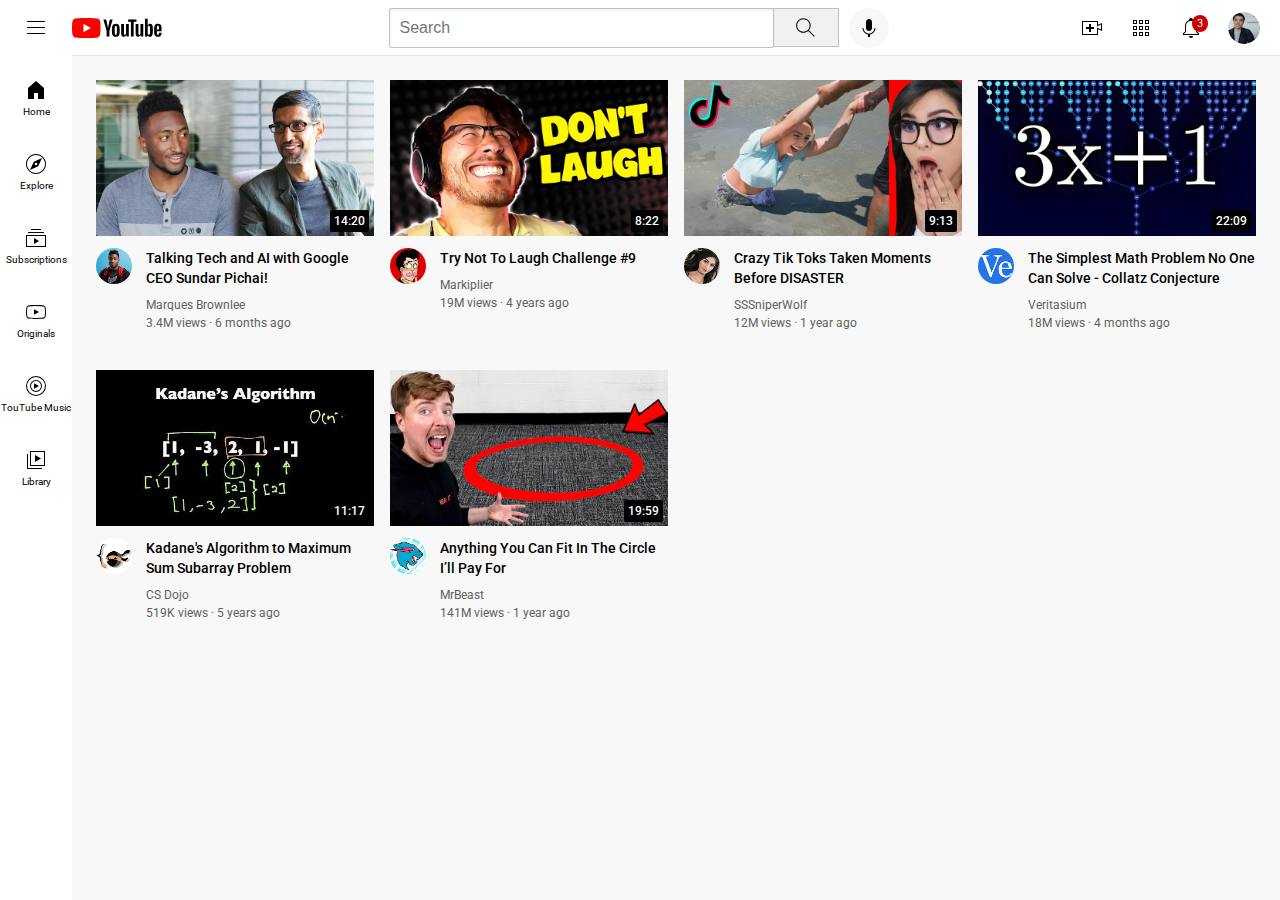
<file: index.html>
<!DOCTYPE html>
<html>
  <head>
    <title>YouTube.com Clone</title>

    <link rel="preconnect" href="https://fonts.googleapis.com">
    <link rel="preconnect" href="https://fonts.gstatic.com" crossorigin>
    <link href="https://fonts.googleapis.com/css2?family=Roboto:ital,wght@0,100..900;1,100..900&display=swap" rel="stylesheet">
    <link rel="stylesheet" href="styles/general.css">
    <link rel="stylesheet" href="styles/header.css">
    <link rel="stylesheet" href="styles/video.css">
    <link rel="stylesheet" href="styles/sidebar.css">
    
  </head>

  <!-- comment -->

  <body>
    <div class="header">
      <div class="left-section">
       <img 
       class="hamburger-menu"
       src="icon/hamburger-menu.svg">
       <img 
       class="youtube-logo"
       src="icon/youtube-logo.svg">
      </div>
      <div class="middle-section">
        <input class="search-bar" type="text" placeholder="Search">
        <button class="search-button">
          <img class="search-icon" src="icon/search.svg">
          <div class="tooltip">Search</div>
        </button>
        <button class="voice-search-button">
          <img class="voice-search-icon" src="icon/voice-search-icon.svg">
          <div class="tooltip">Search with your voice</div>
        </button>
      </div>
      <div class="right-section">
        <div class="upload-icon-container">
          <img class="upload-icon" src="icon/upload.svg">
          <div class="tooltip">Create</div>
        </div>
        <div class="apps-container">
          <img class="youtube-apps-icon" src="icon/youtube-apps.svg">
          <div class="tooltip">YouTube apps</div>
        </div>
        <div class="notification-icon-container">
          <img class="notification-icon" src="icon/notifications.svg">
          <div class="notifications-count">3</div>
          <div class="tooltip">Notifications</div>
        </div>
        <img class="current-user-picture" src="channel-pictures/my-channel.jpeg">
      </div>
    </div>

    <div class="sidebar">
      <div class="sidebar-link">
        <img src="icon/home.svg">
        <div>Home</div>
      </div>
      <div class="sidebar-link">
        <img src="icon/explore.svg">
        <div>Explore</div>
      </div>
      <div class="sidebar-link">
        <img src="icon/subscriptions.svg">
        <div>Subscriptions</div>
      </div>
      <div class="sidebar-link">
        <img src="icon/originals.svg">
        <div>Originals</div>
      </div>
      <div class="sidebar-link">
        <img src="icon/youtube-music.svg">
        <div>TouTube Music</div>
      </div>
      <div class="sidebar-link">
        <img src="icon/library.svg">
        <div>Library</div>
      </div>
    </div>

    <div class="video-grid">
      <div class="video-preview">
        <div class="thumbnail-row">
          <img class="thumbnail" src="thumbnails/thumbnail-1.webp">
          <div class="video-time">14:20</div>
        </div>
        <div class="video-info-grid">
          <div class="channel-pictures">
            <img class="profile-picture" src="channel-pictures/channel-1.jpeg">
          </div>
          <div class="video-info">
            <p class="video-title">
              Talking Tech and AI with Google CEO Sundar Pichai!
            </p>
            <p class="video-author">
              Marques Brownlee
            </p>
            <p class="video-stats">
              3.4M views &#183; 6 months ago
            </p>
          </div>
        </div>
      </div>
  
      <div class="video-preview">
        <div class="thumbnail-row">
          <img class="thumbnail" src="thumbnails/thumbnail-2.webp">
          <div class="video-time">8:22</div>
        </div>
        <div class="video-info-grid">
          <div class="channel-pictures">
            <img class="profile-picture" src="channel-pictures/channel-2.jpeg">
          </div>
          <div class="video-info">
            <p class="video-title">
              Try Not To Laugh Challenge #9
            </p>
            <p class="video-author">
              Markiplier
            </p>
            <p class="video-stats">
              19M views &#183; 4 years ago
            </p>
          </div>
        </div>
      </div>
  
      <div class="video-preview">
        <div class="thumbnail-row">
          <img class="thumbnail" src="thumbnails/thumbnail-3.webp">
          <div class="video-time">9:13</div>
        </div>
        <div class="video-info-grid">
          <div class="channel-pictures">
            <img class="profile-picture" src="channel-pictures/channel-3.jpeg">
          </div>
          <div class="video-info">
            <p class="video-title">
              Crazy Tik Toks Taken Moments Before DISASTER
            </p>
            <p class="video-author">
              SSSniperWolf
            </p>
            <p class="video-stats">
              12M views &#183; 1 year ago
            </p>
          </div>
        </div>
      </div>
  
      <div class="video-preview">
        <div class="thumbnail-row">
          <img class="thumbnail" src="thumbnails/thumbnail-4.webp">
          <div class="video-time">22:09</div>
        </div>
        <div class="video-info-grid">
          <div class="channel-pictures">
            <img class="profile-picture" src="channel-pictures/channel-4.jpeg">
          </div>
          <div class="video-info">
            <p class="video-title">
              The Simplest Math Problem No One Can Solve - Collatz Conjecture
            </p>
            <p class="video-author">
              Veritasium
            </p>
            <p class="video-stats">
              18M views &#183; 4 months ago
            </p>
          </div>
        </div>
      </div>
  
      <div class="video-preview">
        <div class="thumbnail-row">
          <img class="thumbnail" src="thumbnails/thumbnail-5.webp">
          <div class="video-time">11:17</div>
        </div>
        <div class="video-info-grid">
          <div class="channel-pictures">
            <img class="profile-picture" src="channel-pictures/channel-5.jpeg">
          </div>
          <div class="video-info">
            <p class="video-title">
              Kadane's Algorithm to Maximum Sum Subarray Problem
            </p>
            <p class="video-author">
              CS Dojo
            </p>
            <p class="video-stats">
              519K views &#183; 5 years ago
            </p>
          </div>
        </div>
      </div>
  
      <div class="video-preview">
        <div class="thumbnail-row">
          <img class="thumbnail" src="thumbnails/thumbnail-6.webp">
          <div class="video-time">19:59</div>
        </div>
        <div class="video-info-grid">
          <div class="channel-pictures">
            <img class="profile-picture" src="channel-pictures/channel-6.jpeg">
          </div>
          <div class="video-info">
            <p class="video-title">
              Anything You Can Fit In The Circle I’ll Pay For
            </p>
            <p class="video-author">
              MrBeast
            </p>
            <p class="video-stats">
              141M views &#183; 1 year ago
            </p>
          </div>
        </div>
      </div>
    </div>
  </body>
</html>
</file>
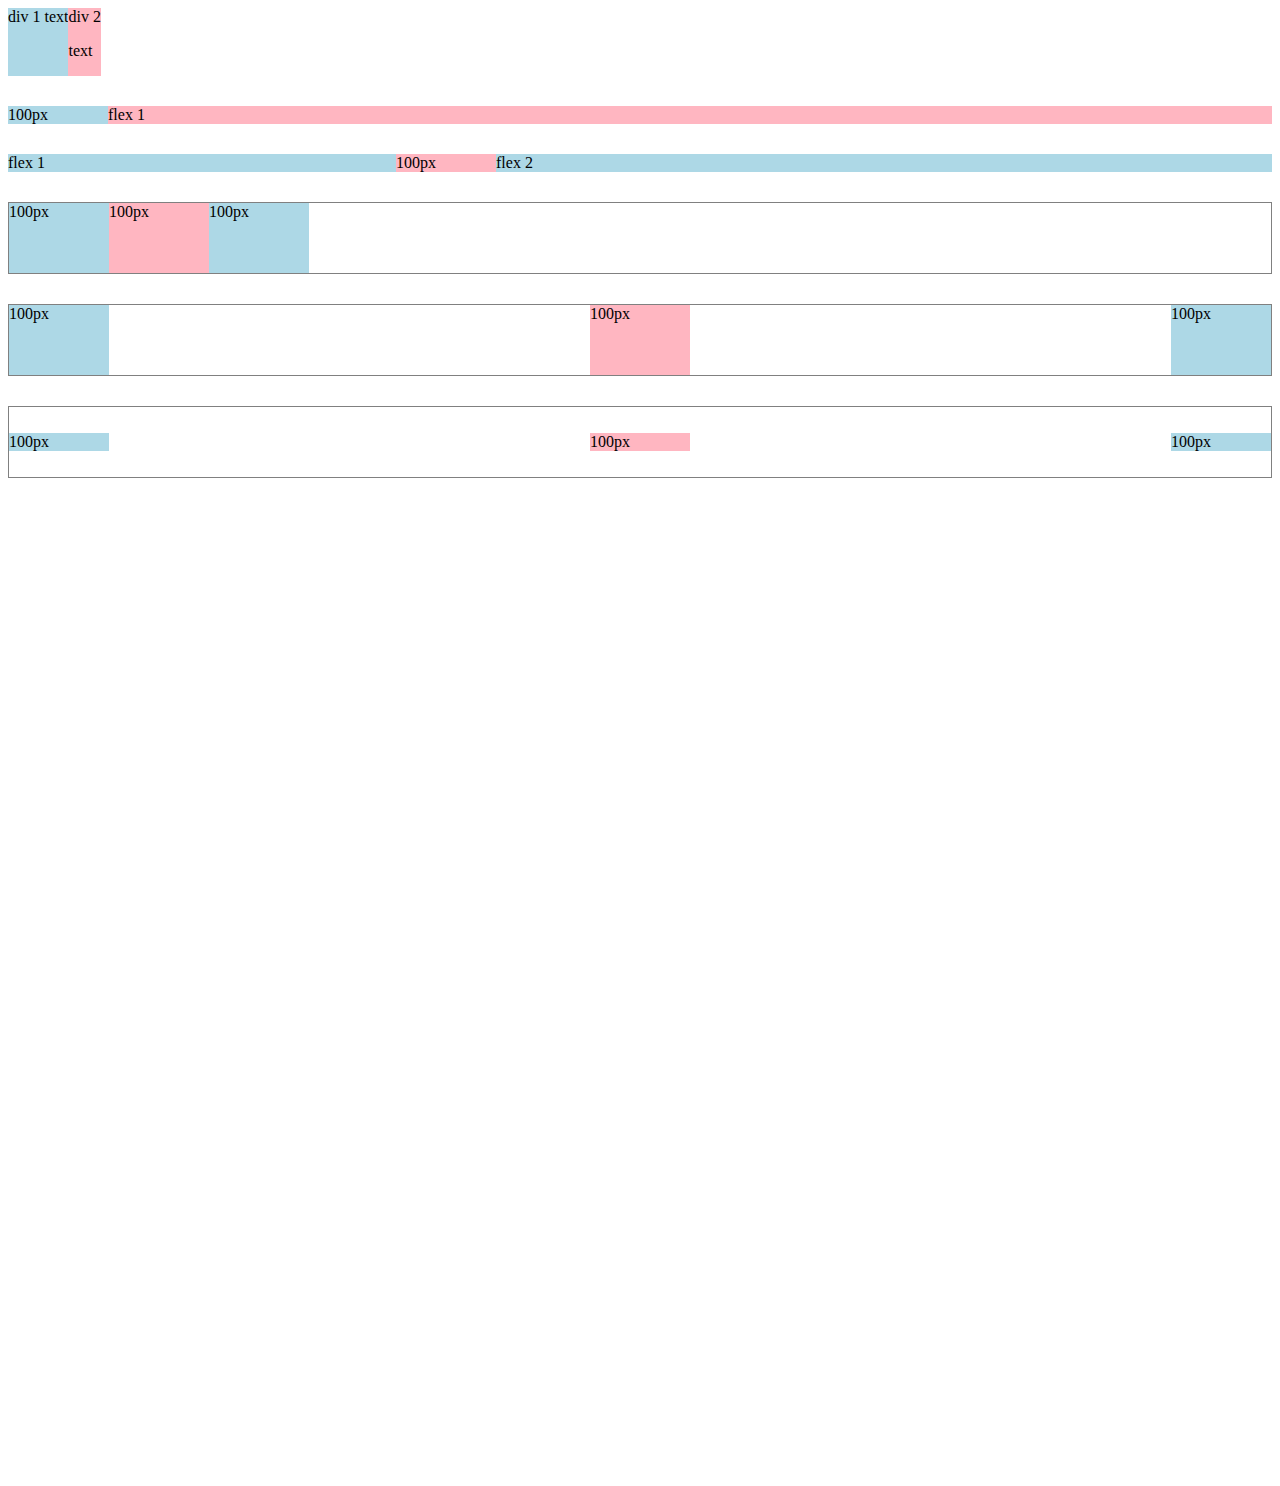
<file: flexbox.html>
<!DOCTYPE html>
<html>
  <head>
    <title>flexbox practice</title>
  </head>
  <body style="padding-bottom: 1000px;">
    <div style="
      display: flex;
      flex-direction: row;
    ">
      <div style="background-color: lightblue;">div 1 text</div>
      <div style="background-color: lightpink;">div 2 <p>text</p></div>
    </div>

    <div style="
      margin-top: 30px;
      display: flex;
      flex-direction: row;
    ">
      <div style="
        background-color: lightblue;
        width: 100px;
      ">100px</div>
      <div style="
        background-color: lightpink;
        flex: 1;
      ">flex 1</div>
    </div>

    <div style="
      margin-top: 30px;
      display: flex;
      flex-direction: row;
    ">
      <div style="
        background-color: lightblue;
        flex: 1;
      ">flex 1</div>
      <div style="
        background-color: lightpink;
        width: 100px;
      ">100px</div>
      <div style="
        background-color: lightblue;
        flex: 2;
      ">flex 2</div>
    </div>

    <div style="
      margin-top: 30px;
      height: 70px;
      border-width: 1px;
      border-style: solid;
      border-color: grey;
      display: flex;
      flex-direction: row;
      justify-content: start;
    ">
      <div style="
        background-color: lightblue;
        width: 100px;
      ">100px</div>
      <div style="
        background-color: lightpink;
        width: 100px;
      ">100px</div>
      <div style="
        background-color: lightblue;
        width: 100px;
      ">100px</div>
    </div>

    <div style="
      margin-top: 30px;
      height: 70px;
      border-width: 1px;
      border-style: solid;
      border-color: grey;
      display: flex;
      flex-direction: row;
      justify-content: space-between;
    ">
      <div style="
        background-color: lightblue;
        width: 100px;
      ">100px</div>
      <div style="
        background-color: lightpink;
        width: 100px;
      ">100px</div>
      <div style="
        background-color: lightblue;
        width: 100px;
      ">100px</div>
    </div>

    <div style="
      margin-top: 30px;
      height: 70px;
      border-width: 1px;
      border-style: solid;
      border-color: grey;
      display: flex;
      flex-direction: row;
      justify-content: space-between;
      align-items: center;
    ">
      <div style="
        background-color: lightblue;
        width: 100px;
      ">100px</div>
      <div style="
        background-color: lightpink;
        width: 100px;
      ">100px</div>
      <div style="
        background-color: lightblue;
        width: 100px;
      ">100px</div>
    </div>
  </body>
</html>
</file>
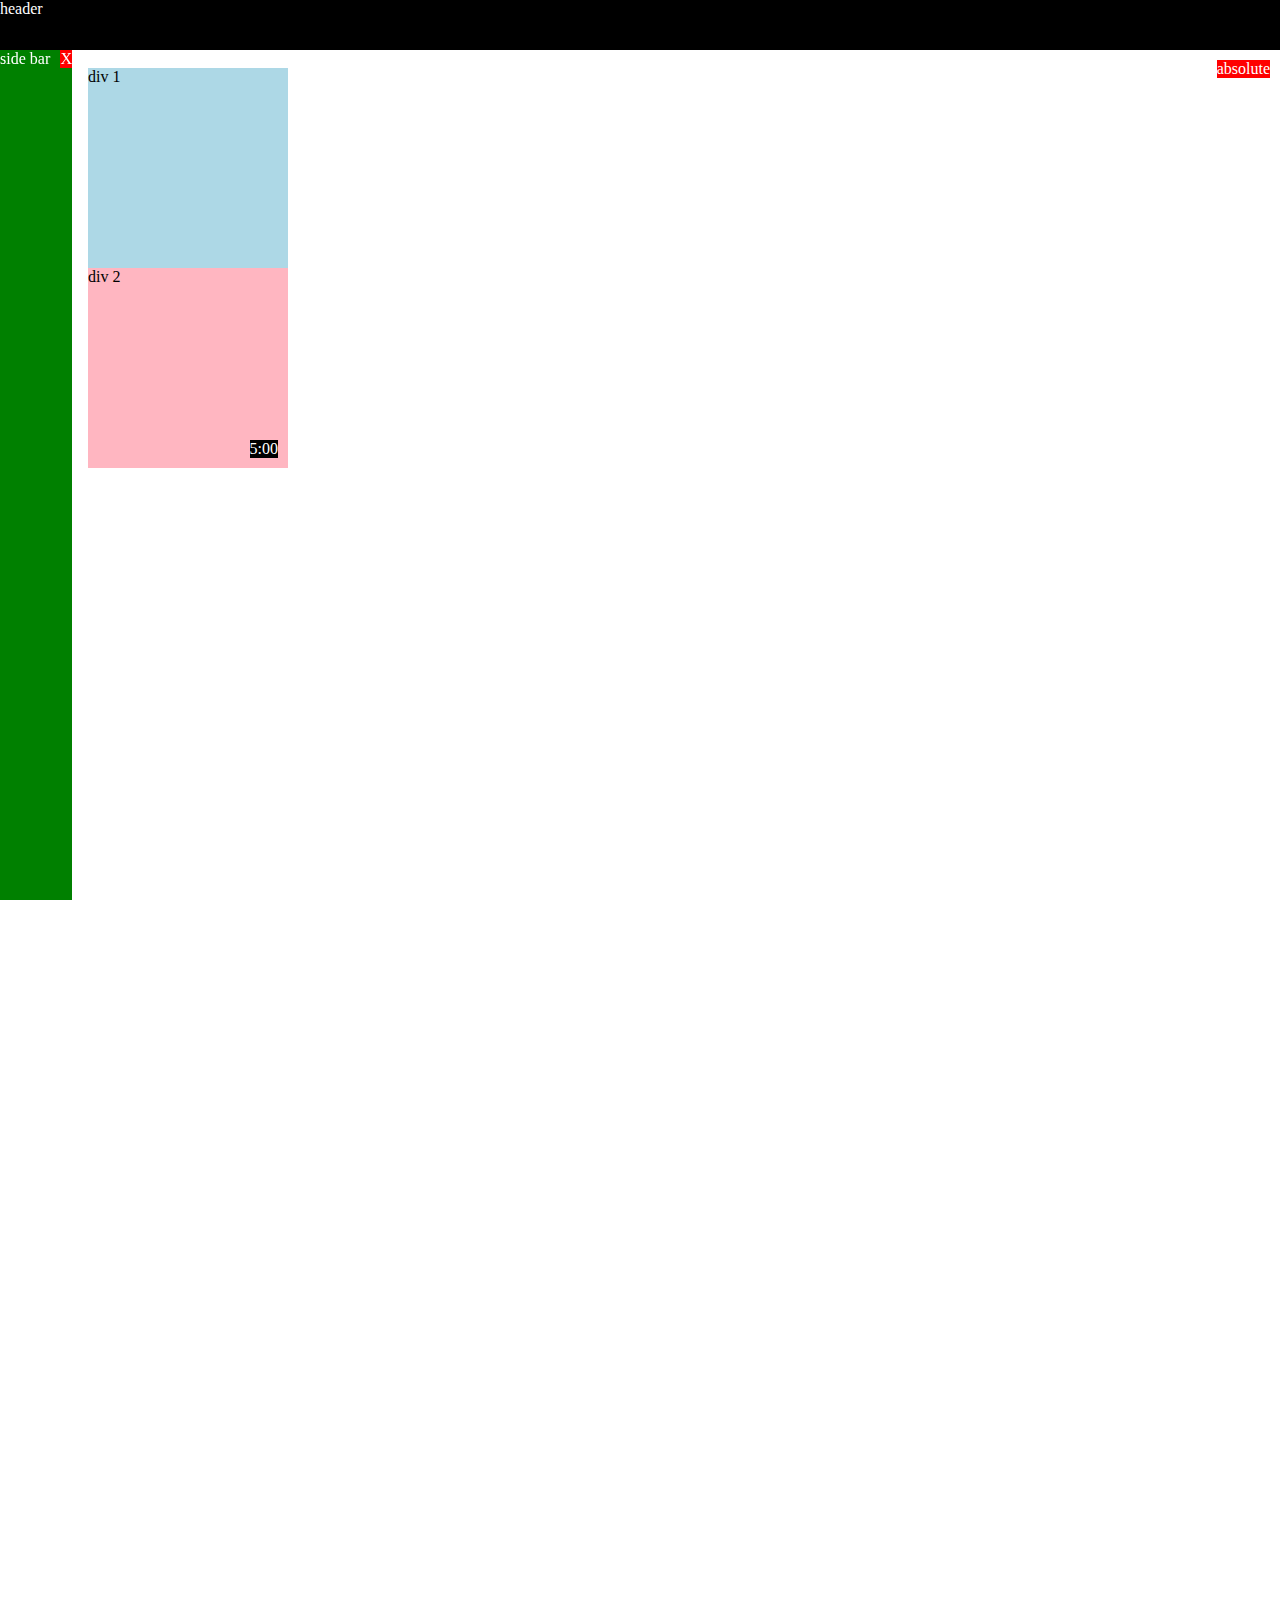
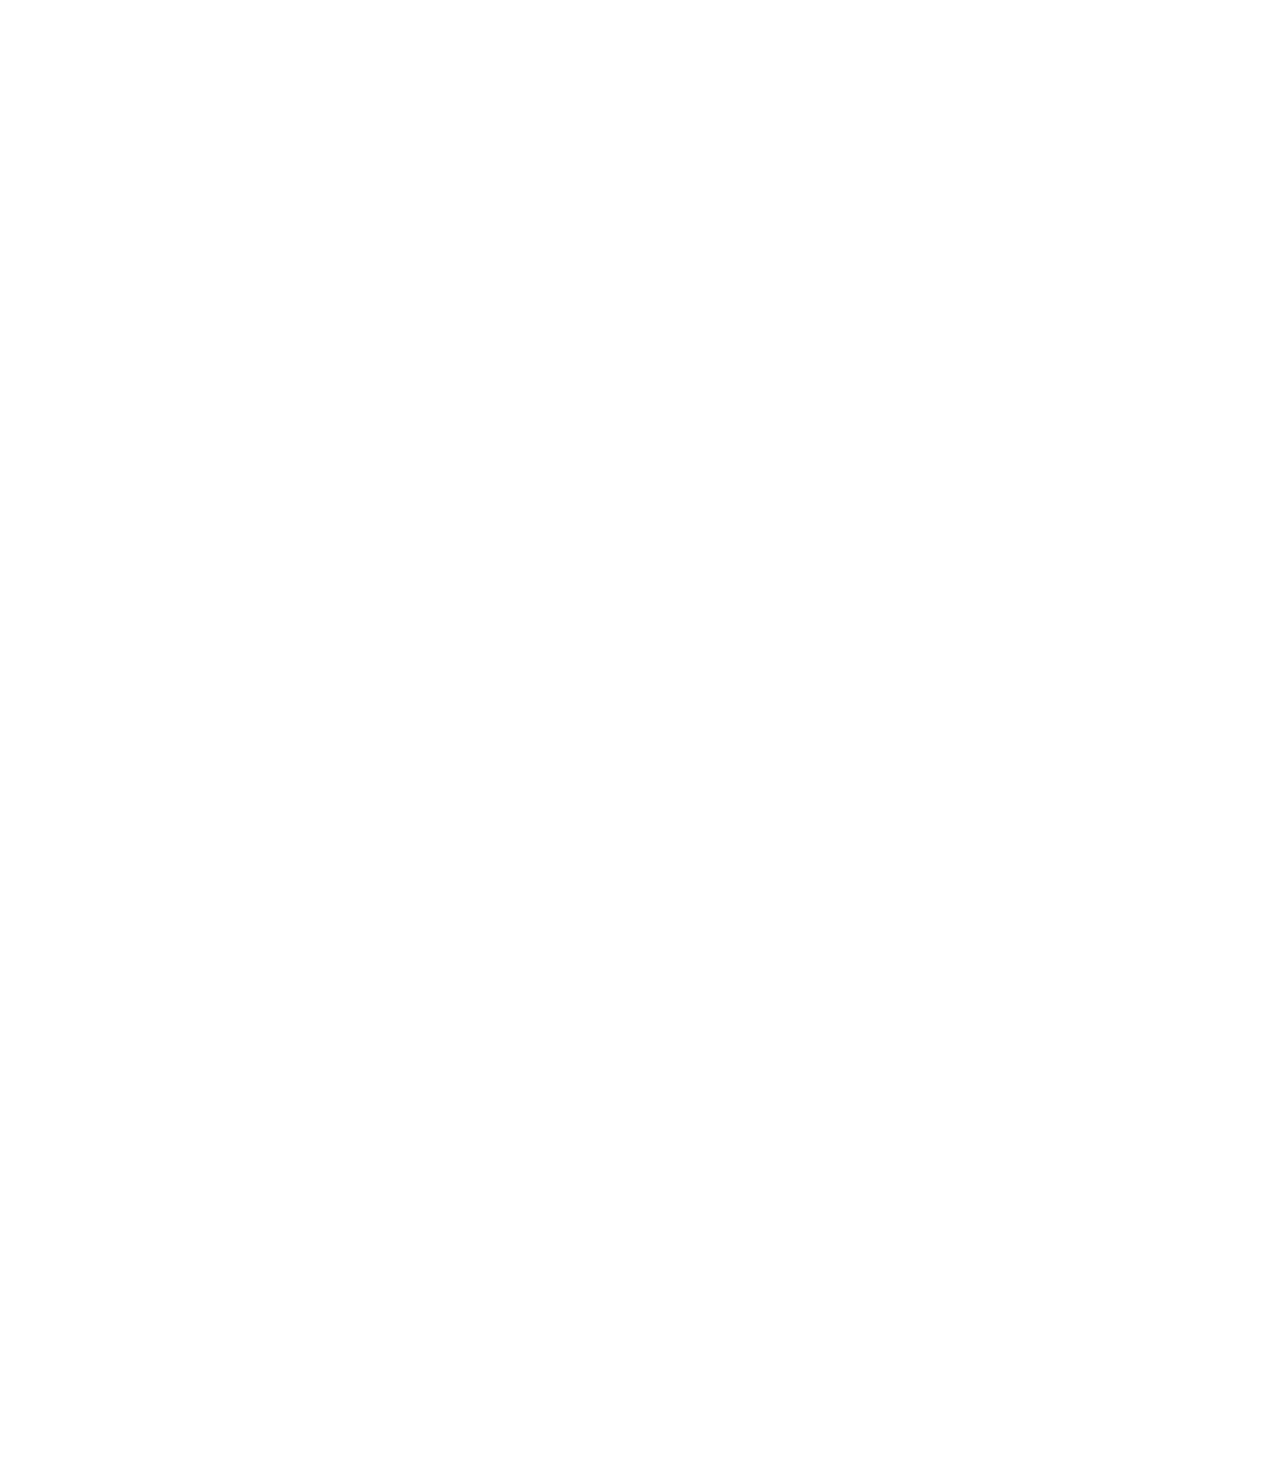
<file: position.html>
<!DOCTYPE html>
<html>
  <head>
    <title>Position Practice</title>
  </head>
  <body style="
    height: 3000px;
    padding-top: 60px;
    padding-left: 80px;
  ">
    <div style="
      background-color: black;
      color: white;
      position: fixed;
      top: 0;
      left: 0;
      right: 0;
      height: 50px;
      z-index: 100;
    ">header</div>

    <div style="
      background-color: green;
      color: white;
      position: fixed;
      top: 50px;
      left: 0;
      bottom: 0;
      width: 72px;
    ">
      side bar
      <div style="
        position: absolute;
        background-color: red;
        color: white;
        right: 0;
        top: 0;
      ">
        X
      </div>

    </div>

    <div style="
      position: absolute;
      background-color: red;
      color: white;
      right: 10px;
      top: 60px;
    ">
      absolute
    </div>

    <div style="
      background-color: lightblue;
      height: 200px;
      width: 200px;
      position: static;
      ">div 1</div>
    <div style="
    background-color: lightpink;
    height: 200px;
    width: 200px;
    position: relative;
    ">
    div 2
      <div style="
        position: absolute;
        background-color: black;
        color: white;
        bottom: 10px;
        right: 10px;
      ">
        5:00
      </div>
    </div>
  </body>
</html>
</file>
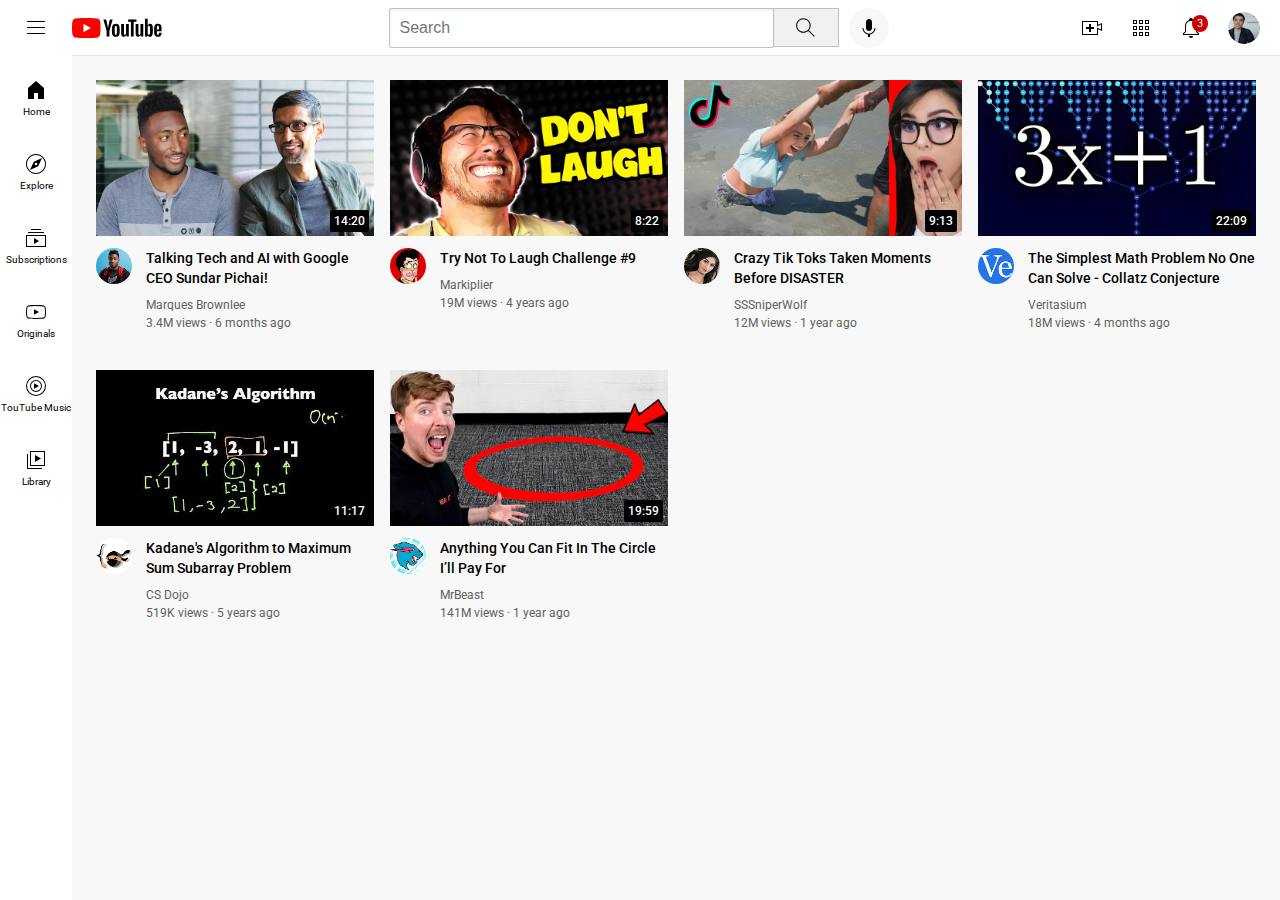
<file: youtube.html>
<!DOCTYPE html>
<html>
  <head>
    <title>YouTube.com Clone</title>

    <link rel="preconnect" href="https://fonts.googleapis.com">
    <link rel="preconnect" href="https://fonts.gstatic.com" crossorigin>
    <link href="https://fonts.googleapis.com/css2?family=Roboto:ital,wght@0,100..900;1,100..900&display=swap" rel="stylesheet">
    <link rel="stylesheet" href="styles/general.css">
    <link rel="stylesheet" href="styles/header.css">
    <link rel="stylesheet" href="styles/video.css">
    <link rel="stylesheet" href="styles/sidebar.css">
    
  </head>

  <!-- comment -->

  <body>
    <div class="header">
      <div class="left-section">
       <img 
       class="hamburger-menu"
       src="icon/hamburger-menu.svg">
       <img 
       class="youtube-logo"
       src="icon/youtube-logo.svg">
      </div>
      <div class="middle-section">
        <input class="search-bar" type="text" placeholder="Search">
        <button class="search-button">
          <img class="search-icon" src="icon/search.svg">
          <div class="tooltip">Search</div>
        </button>
        <button class="voice-search-button">
          <img class="voice-search-icon" src="icon/voice-search-icon.svg">
          <div class="tooltip">Search with your voice</div>
        </button>
      </div>
      <div class="right-section">
        <div class="upload-icon-container">
          <img class="upload-icon" src="icon/upload.svg">
          <div class="tooltip">Create</div>
        </div>
        <div class="apps-container">
          <img class="youtube-apps-icon" src="icon/youtube-apps.svg">
          <div class="tooltip">YouTube apps</div>
        </div>
        <div class="notification-icon-container">
          <img class="notification-icon" src="icon/notifications.svg">
          <div class="notifications-count">3</div>
          <div class="tooltip">Notifications</div>
        </div>
        <img class="current-user-picture" src="channel-pictures/my-channel.jpeg">
      </div>
    </div>

    <div class="sidebar">
      <div class="sidebar-link">
        <img src="icon/home.svg">
        <div>Home</div>
      </div>
      <div class="sidebar-link">
        <img src="icon/explore.svg">
        <div>Explore</div>
      </div>
      <div class="sidebar-link">
        <img src="icon/subscriptions.svg">
        <div>Subscriptions</div>
      </div>
      <div class="sidebar-link">
        <img src="icon/originals.svg">
        <div>Originals</div>
      </div>
      <div class="sidebar-link">
        <img src="icon/youtube-music.svg">
        <div>TouTube Music</div>
      </div>
      <div class="sidebar-link">
        <img src="icon/library.svg">
        <div>Library</div>
      </div>
    </div>

    <div class="video-grid">
      <div class="video-preview">
        <div class="thumbnail-row">
          <img class="thumbnail" src="thumbnails/thumbnail-1.webp">
          <div class="video-time">14:20</div>
        </div>
        <div class="video-info-grid">
          <div class="channel-pictures">
            <img class="profile-picture" src="channel-pictures/channel-1.jpeg">
          </div>
          <div class="video-info">
            <p class="video-title">
              Talking Tech and AI with Google CEO Sundar Pichai!
            </p>
            <p class="video-author">
              Marques Brownlee
            </p>
            <p class="video-stats">
              3.4M views &#183; 6 months ago
            </p>
          </div>
        </div>
      </div>
  
      <div class="video-preview">
        <div class="thumbnail-row">
          <img class="thumbnail" src="thumbnails/thumbnail-2.webp">
          <div class="video-time">8:22</div>
        </div>
        <div class="video-info-grid">
          <div class="channel-pictures">
            <img class="profile-picture" src="channel-pictures/channel-2.jpeg">
          </div>
          <div class="video-info">
            <p class="video-title">
              Try Not To Laugh Challenge #9
            </p>
            <p class="video-author">
              Markiplier
            </p>
            <p class="video-stats">
              19M views &#183; 4 years ago
            </p>
          </div>
        </div>
      </div>
  
      <div class="video-preview">
        <div class="thumbnail-row">
          <img class="thumbnail" src="thumbnails/thumbnail-3.webp">
          <div class="video-time">9:13</div>
        </div>
        <div class="video-info-grid">
          <div class="channel-pictures">
            <img class="profile-picture" src="channel-pictures/channel-3.jpeg">
          </div>
          <div class="video-info">
            <p class="video-title">
              Crazy Tik Toks Taken Moments Before DISASTER
            </p>
            <p class="video-author">
              SSSniperWolf
            </p>
            <p class="video-stats">
              12M views &#183; 1 year ago
            </p>
          </div>
        </div>
      </div>
  
      <div class="video-preview">
        <div class="thumbnail-row">
          <img class="thumbnail" src="thumbnails/thumbnail-4.webp">
          <div class="video-time">22:09</div>
        </div>
        <div class="video-info-grid">
          <div class="channel-pictures">
            <img class="profile-picture" src="channel-pictures/channel-4.jpeg">
          </div>
          <div class="video-info">
            <p class="video-title">
              The Simplest Math Problem No One Can Solve - Collatz Conjecture
            </p>
            <p class="video-author">
              Veritasium
            </p>
            <p class="video-stats">
              18M views &#183; 4 months ago
            </p>
          </div>
        </div>
      </div>
  
      <div class="video-preview">
        <div class="thumbnail-row">
          <img class="thumbnail" src="thumbnails/thumbnail-5.webp">
          <div class="video-time">11:17</div>
        </div>
        <div class="video-info-grid">
          <div class="channel-pictures">
            <img class="profile-picture" src="channel-pictures/channel-5.jpeg">
          </div>
          <div class="video-info">
            <p class="video-title">
              Kadane's Algorithm to Maximum Sum Subarray Problem
            </p>
            <p class="video-author">
              CS Dojo
            </p>
            <p class="video-stats">
              519K views &#183; 5 years ago
            </p>
          </div>
        </div>
      </div>
  
      <div class="video-preview">
        <div class="thumbnail-row">
          <img class="thumbnail" src="thumbnails/thumbnail-6.webp">
          <div class="video-time">19:59</div>
        </div>
        <div class="video-info-grid">
          <div class="channel-pictures">
            <img class="profile-picture" src="channel-pictures/channel-6.jpeg">
          </div>
          <div class="video-info">
            <p class="video-title">
              Anything You Can Fit In The Circle I’ll Pay For
            </p>
            <p class="video-author">
              MrBeast
            </p>
            <p class="video-stats">
              141M views &#183; 1 year ago
            </p>
          </div>
        </div>
      </div>
    </div>
  </body>
</html>
</file>
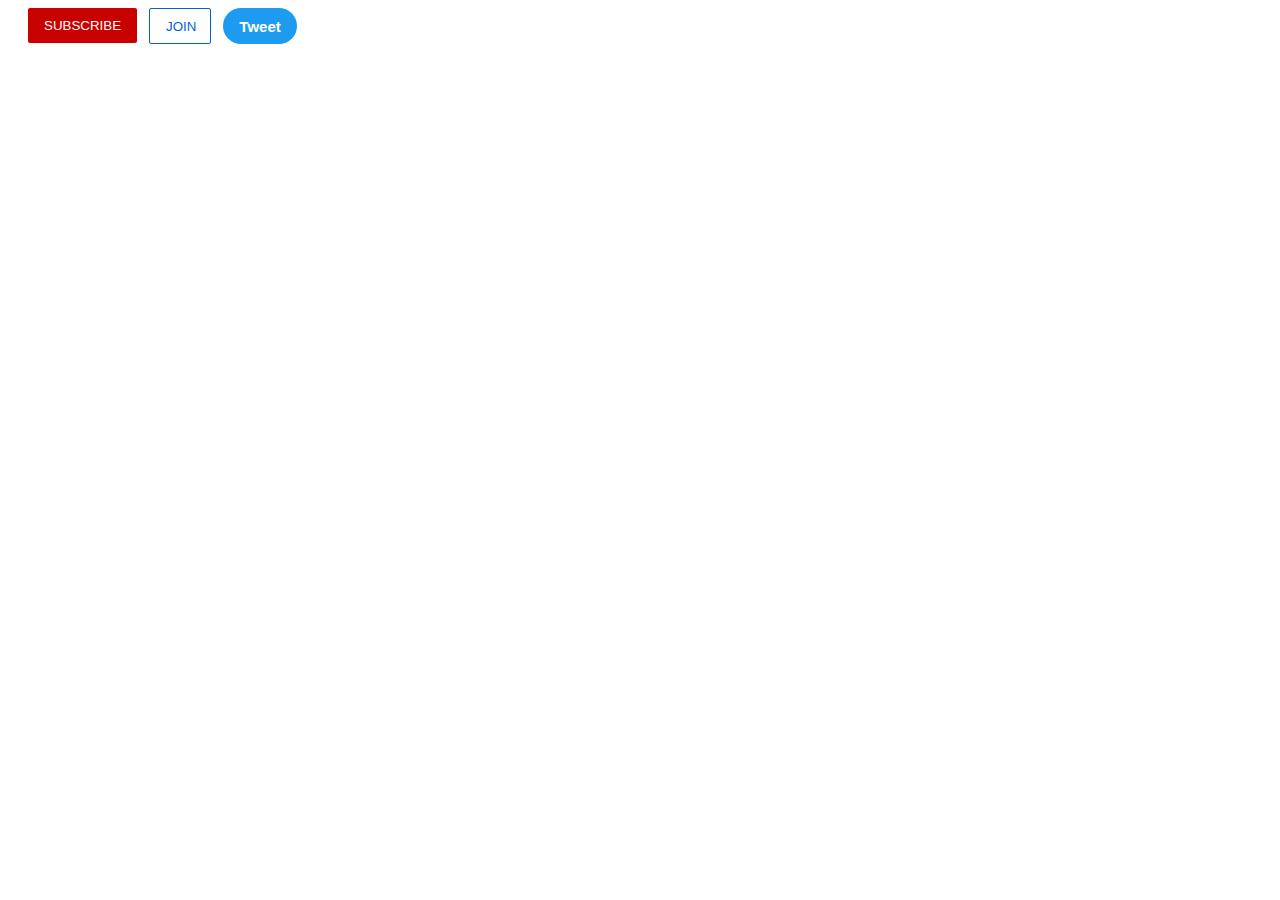
<file: intro-to-html/buttons.html>
<!DOCTYPE html>
  <html>
    <head>
      <title>Buttons Practice</title>
      <link rel="stylesheet" href="styles/buttons.css">
    </head>
    <body>
      <button class="subscribe-button">
        SUBSCRIBE
      </button>
      
      <button class="join-button">
        JOIN
      </button>
      
      <button class="tweet-button">
        Tweet
      </button>
    </body>
  </html>
</file>
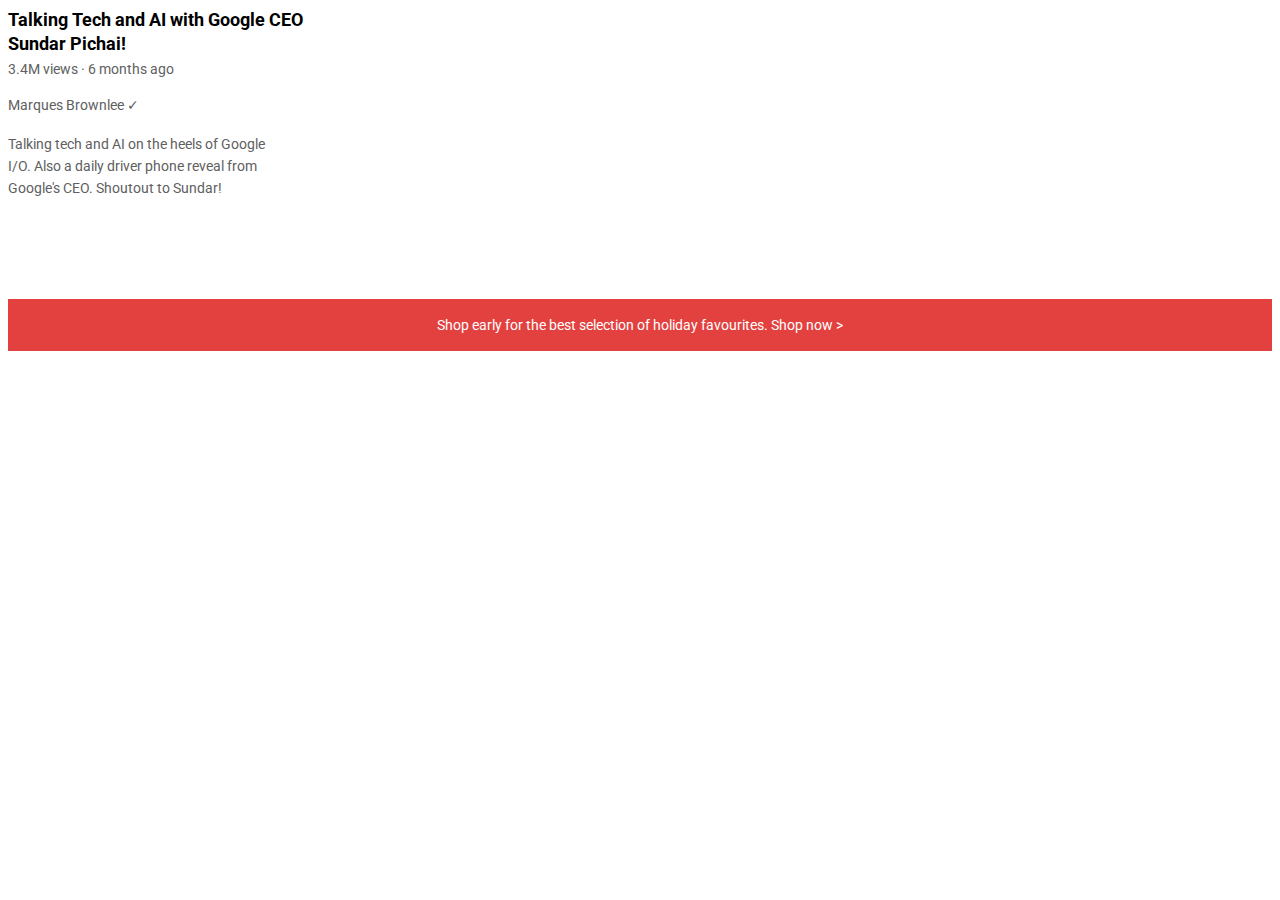
<file: intro-to-html/text.html>
<!DOCTYPE html>
  <html>
    <head>
      <title>Text Practice</title>

      <link rel="preconnect" href="https://fonts.googleapis.com">
      <link rel="preconnect" href="https://fonts.gstatic.com" crossorigin>
      <link href="https://fonts.googleapis.com/css2?family=Roboto:ital,wght@0,100..900;1,100..900&display=swap" rel="stylesheet">

      <link rel="stylesheet" href="text.css">
    </head>
    <body>
      <p class="video-title">
        Talking Tech and AI with Google CEO Sundar Pichai!
      </p>
      
      <p class="video-stats">
        3.4M views &#183; 6 months ago
      </p>
      
      <p class="video-author">
        Marques Brownlee &#10003;
      </p>
      
      <p class="video-description">
        Talking tech and AI on the heels of Google I/O. Also a daily driver phone reveal from Google's CEO. Shoutout to Sundar!
      </p>
      
      <p class="apple-text">
        Shop early for the best selection of holiday favourites. <span class="shop-link">Shop now &#62;</span>
      </p>
    </body>
  </html>
</file>
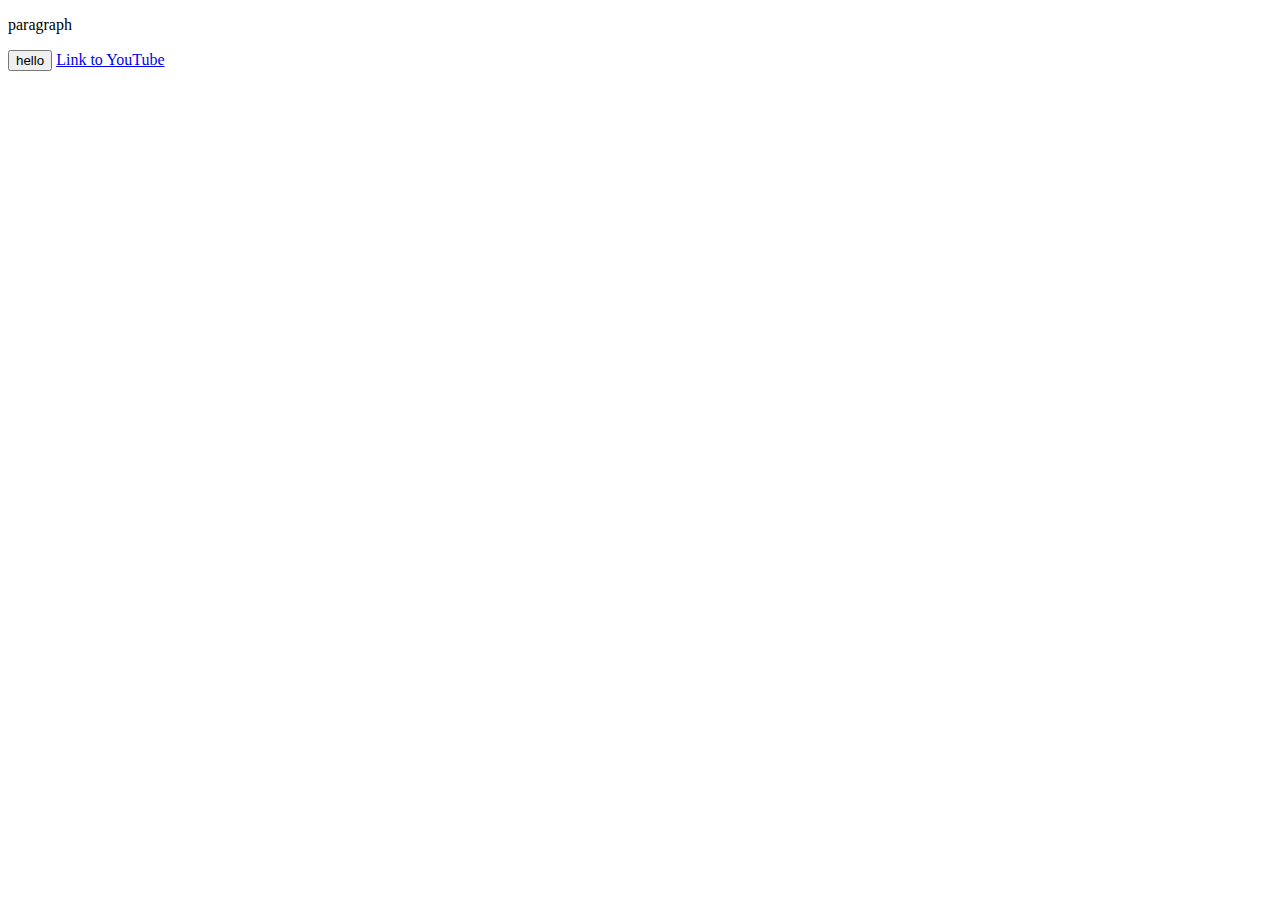
<file: intro-to-html/website.html>
<!DOCTYPE html>
  <html>
    <head>
      <title>First Website</title>
    </head>
    <body>
      <p>
        paragraph 
      </p>
      
      <button>hello</button>
      
      <a href="https://www.youtube.com/" target="_blank">
        Link to YouTube
      </a>
    </body>
  </html>
</file>
<file: styles/general.css>
p{
  margin-top: 0;
  margin-bottom: 0;
}

/* comment */

body{
  font-family: Roboto, Arial;
  margin: 0;
  padding-top: 80px;
  padding-left: 96px;
  padding-right: 24px;
  background-color: rgb(248, 248, 248);
}
</file>
<file: styles/header.css>
.header{
  height: 55px;
  display: flex;
  flex-direction: row;
  justify-content: space-between;
  position: fixed;
  top: 0;
  left: 0;
  right: 0;
  z-index: 100;
  background-color: white;
  border-bottom-width: 1px;
  border-bottom-style: solid;
  border-bottom-color: rgb(228, 228, 228);

}

.left-section{
  display: flex;
  align-items: center;
}

.hamburger-menu{
  height: 24px;
  margin-left: 24px;
  margin-right: 24px;
}

.youtube-logo{
  height: 20px;
}

.middle-section{
  flex: 1;
  margin-left: 70px;
  margin-right: 35px;
  max-width: 500px;
  display: flex;
  align-items: center;
}

.right-section{
  width: 180px;
  margin-right: 20px;
  display: flex;
  align-items: center;
  justify-content: space-between;
  flex-shrink: 0;
}

.search-bar{
  flex: 1;
  height: 36px;
  padding-left: 10px;
  font-size: 16px;
  border: 1px solid rgb(192, 192, 192);
  border-radius: 2px;
  box-shadow: inset 1px 2px 3px rgba(0, 0, 0, 0.05);
  width: 0;
}

.search-bar::placeholder {
  font-size: 16px;
}

.search-button{
  height: 39px;
  width: 66px;
  background-color: rgb(240, 240, 240);
  border-width: 1px;
  border-style: solid;
  border-color: rgb(192, 192, 192);
  margin-left: -1px;
  margin-right: 10px;
}

.search-button,
.voice-search-button,
.upload-icon-container,
.apps-container,
.notification-icon-container {
  display: flex;
  justify-content: center;
  align-items: center;
  position: relative;
}

.search-button .tooltip,
.voice-search-button .tooltip,
.upload-icon-container .tooltip,
.apps-container .tooltip,
.notification-icon-container .tooltip {
  position: absolute;
  background-color: gray;
  color: white;
  padding-top: 4px;
  padding-bottom: 4px;
  padding-right: 8px;
  padding-left: 8px;
  border-radius: 2px;
  font-size: 12px;
  bottom: -30px;
  opacity: 0;
  transition: opacity 0.15s;
  pointer-events: none;
  white-space: nowrap;
}

.search-button:hover .tooltip,
.voice-search-button:hover .tooltip, 
.upload-icon-container:hover .tooltip,
.apps-container:hover .tooltip,
.notification-icon-container:hover .tooltip {
  opacity: 1;
}

.search-icon{
  height: 25px;
}

.voice-search-icon{
  height: 24px;
}

.voice-search-button{
  height: 40px;
  width: 40px;
  border-radius: 20px;
  border: none;
  background-color: rgb(248, 248, 248);
}

.upload-icon{
  height: 24px;
}

.youtube-apps-icon{
  height: 24px;
}

.notification-icon{
  height: 24px;
}

.notification-icon-container{
  position: relative;
}

.notifications-count{
  position: absolute;
  top: -1px;
  right: -5px;
  background-color: rgb(200, 0, 0);
  color: white;
  font-size: 11px;
  padding-left: 5px;
  padding-right: 5px;
  padding-top: 2px;
  padding-bottom: 2px;
  border-radius: 10px;
}

.current-user-picture{
  height: 32px;
  border-radius: 16px;
}
</file>
<file: styles/video.css>
.thumbnail{
  width: 100%;
}

.video-title{
  margin-top: 0;
  font-size: 14px;
  font-weight: 500;
  line-height: 20px;
  margin-bottom: 10px;
}

.video-info-grid{
  display: grid;
  grid-template-columns: 50px 1fr;
}

.profile-picture{
  width: 36px;
  border-radius: 50px;
}

.thumbnail-row{
  margin-bottom: 8px;
  position: relative;
}

.video-author, 
.video-stats{
  font-size: 12px;
  color: rgb(96, 96, 96);
}

.video-author{
  margin-bottom: 4px;
}

.video-grid{
  display: grid;
  grid-template-columns: 1fr 1fr 1fr;
  column-gap: 16px;
  row-gap: 40px;
}

@media (max-width: 750px) {
  .video-grid {
    grid-template-columns: 1fr 1fr;
  }
}

@media (min-width: 751px) and (max-width:999px) {
  .video-grid {
    grid-template-columns: 1fr 1fr 1fr;
  }
}

@media (min-width: 1000px) {
  .video-grid {
    grid-template-columns: 1fr 1fr 1fr 1fr;
  }
}

.video-time{
  background-color: black;
  color: white;
  position: absolute;
  bottom: 8px;
  right: 5px;
  font-size: 12px;
  font-weight: 500;
  padding: 4px;
  border-radius: 2px;
}
</file>
<file: styles/sidebar.css>
.sidebar{
  position: fixed;
  left: 0;
  bottom: 0;
  top: 55px;
  background-color: white;
  width: 72px;
  z-index: 200;
  padding-top: 5px;
}

.sidebar-link{
  height: 74px;
  display: flex;
  justify-content: center;
  align-items: center;
  flex-direction: column;
  cursor: pointer;
}

.sidebar-link:hover{
  background-color: rgb(235, 235, 235);
}

.sidebar-link img{
  height: 24px;
  margin-bottom: 4px;
}

.sidebar-link div {
  font-size: 10px;

}
</file>
<file: intro-to-html/styles/buttons.css>
.subscribe-button{
  background-color: rgb(200, 0, 0);
  color: white;
  border: none;
  border-radius: 2px;
  cursor: pointer;
  margin-right: 8px;
  margin-left: 20px;
  padding-top: 10px;
  padding-bottom: 10px;
  padding-left: 16px;
  padding-right: 16px;
  transition: opacity 0.15s;
  vertical-align: top;
}

.subscribe-button:hover{
  opacity: 0.8;
}

.subscribe-button:active{
  opacity: 0.5;
}

.join-button{
  background-color: white;
  border-color: rgb(6, 95, 212);
  border-style: solid;
  border-width: 1px;
  color: rgb(6, 95, 212);
  height: 36px;
  width: 62px;
  border-radius: 2px;
  cursor: pointer;
  padding-left: 16px;
  padding-right: 16px;
  padding-top: 9px;
  padding-bottom: 9px;
  transition: background-color 0.15s,
  color 0.15s;
}

.join-button:hover{
  background-color: rgb(6, 95, 212);
  color: white;
}

.join-button:active{
  opacity: 0.7;
}

.tweet-button{
  background-color: rgb(29, 155, 240);
  border-color:rgb(29, 155, 240);
  border: none;
  border-radius: 18px;
  color: white;
  height: 36px;
  width: 74px;
  font-weight: bold;
  font-size: 15px;
  cursor: pointer;
  margin-left: 8px;
  transition: box-shadow 0.15s;
  vertical-align: top;
}

.tweet-button:hover{
  box-shadow: 5px 5px 10px rgba(0, 0, 0, 0.15);
}
</file>
<file: intro-to-html/text.css>
p {
  font-family: Roboto;
  margin-top: 0;
  margin-bottom: 0;
}

.video-title{
  font-size: 18px;
  font-weight: bold;
  width: 300px;
  line-height: 24px;
  margin-bottom: 5px;
}

.video-stats{
  font-size: 14px;
  color: rgb(96, 96, 96);
  margin-bottom: 20px;
}

.video-author{
  font-size: 14px;
  color: rgb(96, 96, 96);
  margin-bottom: 20px;
}

.video-description{
  font-size: 14px;
  color:rgb(96, 96, 96);
  width: 280px;
  line-height: 22px;
  margin-bottom: 100px;
}

.apple-text{
  margin-bottom: 50px;
  font-size: 14px;
  background-color: rgb(227, 65, 64);
  color: white;
  text-align: center;
  padding-top: 18px;
  padding-bottom: 18px;
}
.shop-link{
  cursor: pointer;
}

.shop-link:hover{
  text-decoration: underline;
}
</file>
